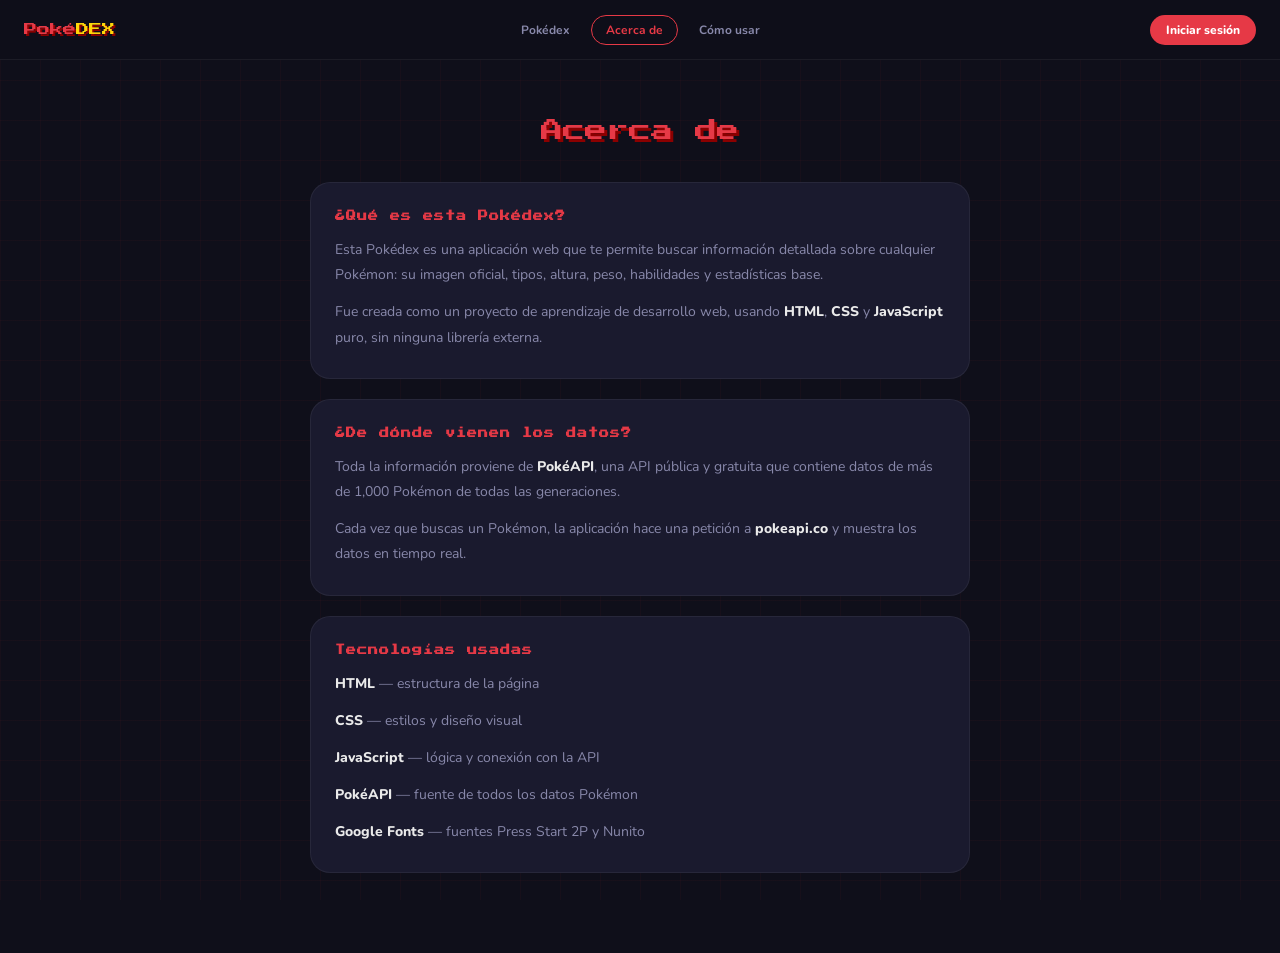
<file: acerca.html>
<!DOCTYPE html>
<html lang="es">
<head>
  <meta charset="UTF-8" />
  <meta name="viewport" content="width=device-width, initial-scale=1.0"/>
  <title>Acerca de — Pokédex</title>
  <link href="https://fonts.googleapis.com/css2?family=Press+Start+2P&family=Nunito:wght@400;600;800&display=swap" rel="stylesheet"/>
  <link rel="stylesheet" href="styles.css"/>
</head>
<body>

<div id="overlay" onclick="cerrarTodo()"></div>

<nav class="navbar">
  <a href="index.html" class="navbar-logo">Poké<span>DEX</span></a>
  <div class="navbar-enlaces">
    <a href="index.html" class="navbar-enlace">Pokédex</a>
    <a href="acerca.html" class="navbar-enlace activo">Acerca de</a>
    <a href="como-usar.html" class="navbar-enlace">Cómo usar</a>
  </div>
  <div class="navbar-auth">
    <span id="userInfo" style="display:none;"></span>
    <button id="btnPanel" style="display:none;" onclick="abrirPanel()">☰ Mi colección</button>
    <button id="btnAuth" onclick="abrirModalAuth()">Iniciar sesión</button>
  </div>
  <button class="navbar-hamburger" id="btnHamburger" onclick="toggleDrawer()" aria-label="Menú">☰</button>
</nav>

<div class="navbar-drawer" id="navDrawer">
  <a href="index.html" class="navbar-enlace" onclick="cerrarDrawer()">Pokédex</a>
  <a href="acerca.html" class="navbar-enlace activo" onclick="cerrarDrawer()">Acerca de</a>
  <a href="como-usar.html" class="navbar-enlace" onclick="cerrarDrawer()">Cómo usar</a>
  <hr class="drawer-divider">
  <div id="drawerAuth"></div>
</div>

<!-- Panel lateral -->
<div id="panelLateral">
  <div class="panel-header">
    <span class="panel-titulo">Mi Colección</span>
    <button class="panel-cerrar" onclick="cerrarPanel()">✕</button>
  </div>
  <div class="panel-tabs">
    <button class="tab-panel activo" data-tab="favoritos" onclick="cambiarTabPanel('favoritos')">♥ Favoritos</button>
    <button class="tab-panel" data-tab="historial" onclick="cambiarTabPanel('historial')">🕐 Recientes</button>
    <button class="tab-panel" data-tab="equipos" onclick="cambiarTabPanel('equipos')">⚔ Equipos</button>
  </div>
  <div id="contenidoPanel"></div>
</div>

<!-- Modal auth -->
<div id="modalAuth">
  <div class="modal-caja">
    <button class="modal-cerrar" onclick="cerrarModalAuth()">✕</button>
    <div class="modal-logo">Poké<span>DEX</span></div>
    <div class="tabs-auth">
      <button class="tab-auth activo" data-tab="login" onclick="mostrarTabAuth('login')">Iniciar sesión</button>
      <button class="tab-auth" data-tab="register" onclick="mostrarTabAuth('register')">Registrarse</button>
    </div>
    <p id="errorAuth" class="auth-error"></p>
    <div id="formLogin">
      <div class="campo-auth">
        <label>Email</label>
        <input type="email" id="loginEmail" placeholder="trainer@poke.com" autocomplete="email"/>
      </div>
      <div class="campo-auth">
        <label>Contraseña</label>
        <input type="password" id="loginPass" placeholder="••••••••" autocomplete="current-password"
               onkeydown="if(event.key==='Enter') handleLogin()"/>
      </div>
      <button class="btn-auth-submit" onclick="handleLogin()">Entrar</button>
    </div>
    <div id="formRegister" style="display:none;">
      <div class="campo-auth">
        <label>Nombre</label>
        <input type="text" id="regNombre" placeholder="Ash Ketchum" autocomplete="name"/>
      </div>
      <div class="campo-auth">
        <label>Email</label>
        <input type="email" id="regEmail" placeholder="ash@poke.com" autocomplete="email"/>
      </div>
      <div class="campo-auth">
        <label>Contraseña</label>
        <input type="password" id="regPass" placeholder="••••••••" autocomplete="new-password"
               onkeydown="if(event.key==='Enter') handleRegister()"/>
      </div>
      <button class="btn-auth-submit" onclick="handleRegister()">Crear cuenta</button>
    </div>
  </div>
</div>

<div class="pagina-interior">

  <div class="pagina-titulo">Acerca de</div>

  <div class="tarjeta-contenido">
    <h2>¿Qué es esta Pokédex?</h2>
    <p>
      Esta Pokédex es una aplicación web que te permite buscar información detallada
      sobre cualquier Pokémon: su imagen oficial, tipos, altura, peso, habilidades
      y estadísticas base.
    </p>
    <p>
      Fue creada como un proyecto de aprendizaje de desarrollo web, usando
      <strong>HTML</strong>, <strong>CSS</strong> y <strong>JavaScript</strong> puro,
      sin ninguna librería externa.
    </p>
  </div>

  <div class="tarjeta-contenido">
    <h2>¿De dónde vienen los datos?</h2>
    <p>
      Toda la información proviene de <strong>PokéAPI</strong>, una API pública
      y gratuita que contiene datos de más de 1,000 Pokémon de todas las generaciones.
    </p>
    <p>
      Cada vez que buscas un Pokémon, la aplicación hace una petición a
      <strong>pokeapi.co</strong> y muestra los datos en tiempo real.
    </p>
  </div>

  <div class="tarjeta-contenido">
    <h2>Tecnologías usadas</h2>
    <p><strong>HTML</strong> — estructura de la página</p>
    <p><strong>CSS</strong> — estilos y diseño visual</p>
    <p><strong>JavaScript</strong> — lógica y conexión con la API</p>
    <p><strong>PokéAPI</strong> — fuente de todos los datos Pokémon</p>
    <p><strong>Google Fonts</strong> — fuentes Press Start 2P y Nunito</p>
  </div>

</div>

<script src="app.js"></script>
<script>
  function toggleDrawer() {
    document.getElementById('navDrawer').classList.toggle('abierto');
  }
  function cerrarDrawer() {
    document.getElementById('navDrawer').classList.remove('abierto');
  }
  function cerrarTodo() { cerrarDrawer(); cerrarPanel(); }
</script>
</body>
</html>
</file>
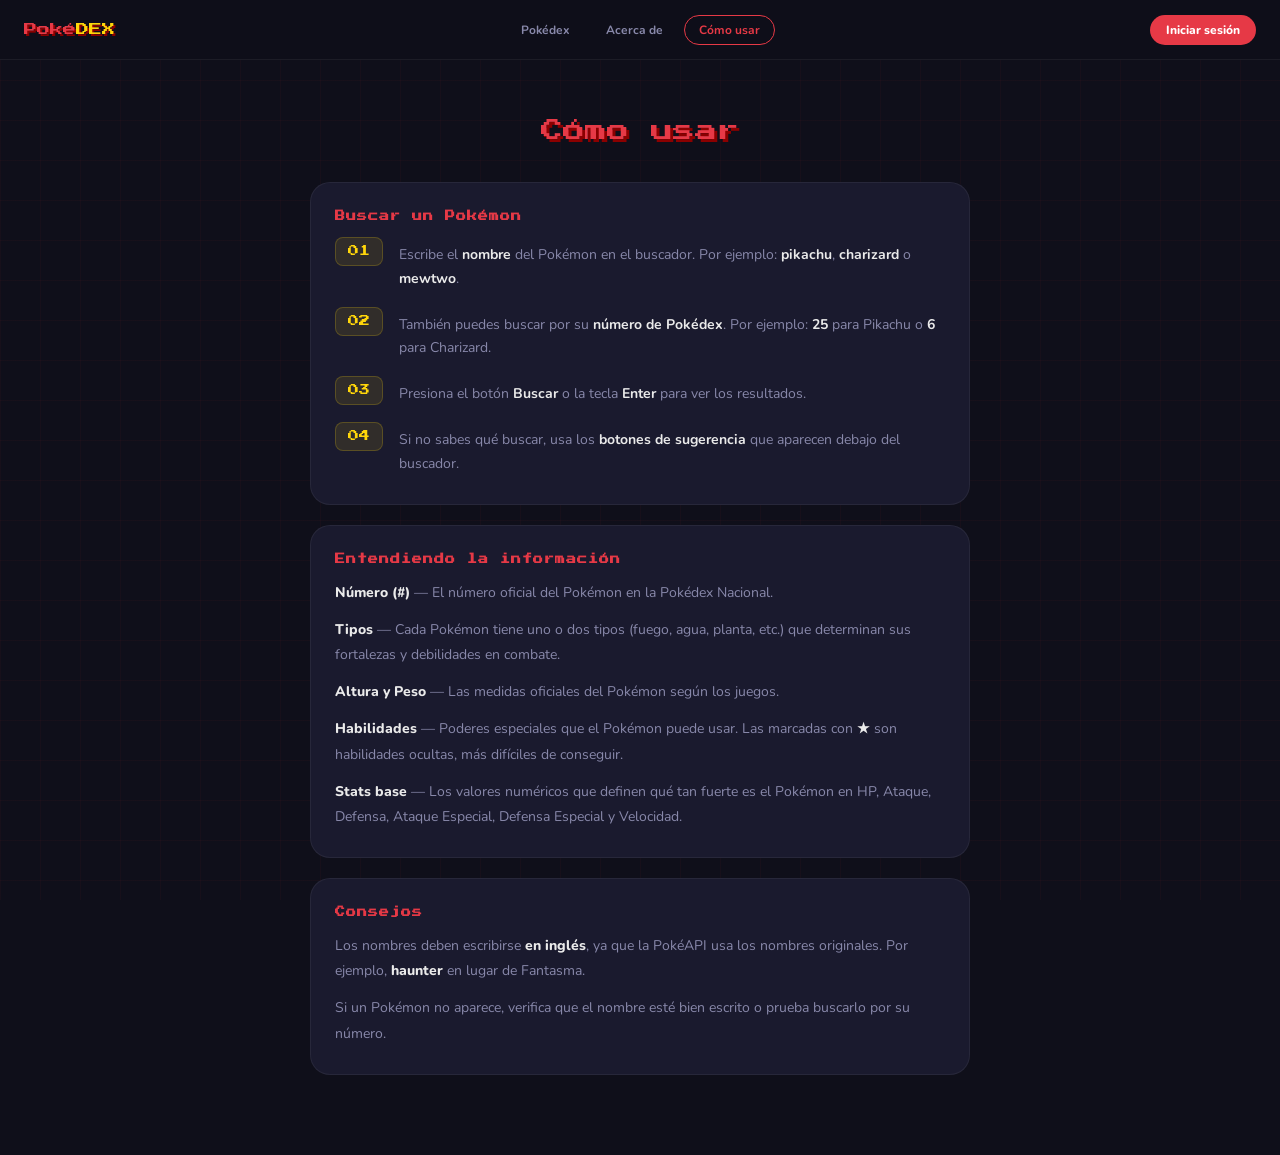
<file: como-usar.html>
<!DOCTYPE html>
<html lang="es">
<head>
  <meta charset="UTF-8" />
  <meta name="viewport" content="width=device-width, initial-scale=1.0"/>
  <title>Cómo usar — Pokédex</title>
  <link href="https://fonts.googleapis.com/css2?family=Press+Start+2P&family=Nunito:wght@400;600;800&display=swap" rel="stylesheet"/>
  <link rel="stylesheet" href="styles.css"/>
</head>
<body>

<div id="overlay" onclick="cerrarTodo()"></div>

<nav class="navbar">
  <a href="index.html" class="navbar-logo">Poké<span>DEX</span></a>
  <div class="navbar-enlaces">
    <a href="index.html" class="navbar-enlace">Pokédex</a>
    <a href="acerca.html" class="navbar-enlace">Acerca de</a>
    <a href="como-usar.html" class="navbar-enlace activo">Cómo usar</a>
  </div>
  <div class="navbar-auth">
    <span id="userInfo" style="display:none;"></span>
    <button id="btnPanel" style="display:none;" onclick="abrirPanel()">☰ Mi colección</button>
    <button id="btnAuth" onclick="abrirModalAuth()">Iniciar sesión</button>
  </div>
  <button class="navbar-hamburger" id="btnHamburger" onclick="toggleDrawer()" aria-label="Menú">☰</button>
</nav>

<div class="navbar-drawer" id="navDrawer">
  <a href="index.html" class="navbar-enlace" onclick="cerrarDrawer()">Pokédex</a>
  <a href="acerca.html" class="navbar-enlace" onclick="cerrarDrawer()">Acerca de</a>
  <a href="como-usar.html" class="navbar-enlace activo" onclick="cerrarDrawer()">Cómo usar</a>
  <hr class="drawer-divider">
  <div id="drawerAuth"></div>
</div>

<!-- Panel lateral -->
<div id="panelLateral">
  <div class="panel-header">
    <span class="panel-titulo">Mi Colección</span>
    <button class="panel-cerrar" onclick="cerrarPanel()">✕</button>
  </div>
  <div class="panel-tabs">
    <button class="tab-panel activo" data-tab="favoritos" onclick="cambiarTabPanel('favoritos')">♥ Favoritos</button>
    <button class="tab-panel" data-tab="historial" onclick="cambiarTabPanel('historial')">🕐 Recientes</button>
    <button class="tab-panel" data-tab="equipos" onclick="cambiarTabPanel('equipos')">⚔ Equipos</button>
  </div>
  <div id="contenidoPanel"></div>
</div>

<!-- Modal auth -->
<div id="modalAuth">
  <div class="modal-caja">
    <button class="modal-cerrar" onclick="cerrarModalAuth()">✕</button>
    <div class="modal-logo">Poké<span>DEX</span></div>
    <div class="tabs-auth">
      <button class="tab-auth activo" data-tab="login" onclick="mostrarTabAuth('login')">Iniciar sesión</button>
      <button class="tab-auth" data-tab="register" onclick="mostrarTabAuth('register')">Registrarse</button>
    </div>
    <p id="errorAuth" class="auth-error"></p>
    <div id="formLogin">
      <div class="campo-auth">
        <label>Email</label>
        <input type="email" id="loginEmail" placeholder="trainer@poke.com" autocomplete="email"/>
      </div>
      <div class="campo-auth">
        <label>Contraseña</label>
        <input type="password" id="loginPass" placeholder="••••••••" autocomplete="current-password"
               onkeydown="if(event.key==='Enter') handleLogin()"/>
      </div>
      <button class="btn-auth-submit" onclick="handleLogin()">Entrar</button>
    </div>
    <div id="formRegister" style="display:none;">
      <div class="campo-auth">
        <label>Nombre</label>
        <input type="text" id="regNombre" placeholder="Ash Ketchum" autocomplete="name"/>
      </div>
      <div class="campo-auth">
        <label>Email</label>
        <input type="email" id="regEmail" placeholder="ash@poke.com" autocomplete="email"/>
      </div>
      <div class="campo-auth">
        <label>Contraseña</label>
        <input type="password" id="regPass" placeholder="••••••••" autocomplete="new-password"
               onkeydown="if(event.key==='Enter') handleRegister()"/>
      </div>
      <button class="btn-auth-submit" onclick="handleRegister()">Crear cuenta</button>
    </div>
  </div>
</div>

<div class="pagina-interior">

  <div class="pagina-titulo">Cómo usar</div>

  <div class="tarjeta-contenido">
    <h2>Buscar un Pokémon</h2>
    <div class="lista-pasos">
      <div class="paso">
        <div class="paso-numero">01</div>
        <div class="paso-texto">
          Escribe el <strong>nombre</strong> del Pokémon en el buscador.
          Por ejemplo: <strong>pikachu</strong>, <strong>charizard</strong> o <strong>mewtwo</strong>.
        </div>
      </div>
      <div class="paso">
        <div class="paso-numero">02</div>
        <div class="paso-texto">
          También puedes buscar por su <strong>número de Pokédex</strong>.
          Por ejemplo: <strong>25</strong> para Pikachu o <strong>6</strong> para Charizard.
        </div>
      </div>
      <div class="paso">
        <div class="paso-numero">03</div>
        <div class="paso-texto">
          Presiona el botón <strong>Buscar</strong> o la tecla <strong>Enter</strong>
          para ver los resultados.
        </div>
      </div>
      <div class="paso">
        <div class="paso-numero">04</div>
        <div class="paso-texto">
          Si no sabes qué buscar, usa los <strong>botones de sugerencia</strong>
          que aparecen debajo del buscador.
        </div>
      </div>
    </div>
  </div>

  <div class="tarjeta-contenido">
    <h2>Entendiendo la información</h2>
    <p>
      <strong>Número (#)</strong> — El número oficial del Pokémon en la Pokédex Nacional.
    </p>
    <p>
      <strong>Tipos</strong> — Cada Pokémon tiene uno o dos tipos (fuego, agua, planta, etc.)
      que determinan sus fortalezas y debilidades en combate.
    </p>
    <p>
      <strong>Altura y Peso</strong> — Las medidas oficiales del Pokémon según los juegos.
    </p>
    <p>
      <strong>Habilidades</strong> — Poderes especiales que el Pokémon puede usar.
      Las marcadas con <strong>★</strong> son habilidades ocultas, más difíciles de conseguir.
    </p>
    <p>
      <strong>Stats base</strong> — Los valores numéricos que definen qué tan fuerte es
      el Pokémon en HP, Ataque, Defensa, Ataque Especial, Defensa Especial y Velocidad.
    </p>
  </div>

  <div class="tarjeta-contenido">
    <h2>Consejos</h2>
    <p>
      Los nombres deben escribirse <strong>en inglés</strong>, ya que la PokéAPI
      usa los nombres originales. Por ejemplo, <strong>haunter</strong> en lugar de Fantasma.
    </p>
    <p>
      Si un Pokémon no aparece, verifica que el nombre esté bien escrito
      o prueba buscarlo por su número.
    </p>
  </div>

</div>

<script src="app.js"></script>
<script>
  function toggleDrawer() {
    document.getElementById('navDrawer').classList.toggle('abierto');
  }
  function cerrarDrawer() {
    document.getElementById('navDrawer').classList.remove('abierto');
  }
  function cerrarTodo() { cerrarDrawer(); cerrarPanel(); }
</script>
</body>
</html>
</file>
<file: styles.css>
:root {
  --fondo: #0f0f1a;
  --superficie: #1a1a2e;
  --superficie2: #16213e;
  --acento: #e63946;
  --acento2: #ffd60a;
  --texto: #eaeaea;
  --atenuado: #8888aa;
  --radio: 16px;
  --navbar-h: 60px;
}

* { margin: 0; padding: 0; box-sizing: border-box; }

body {
  background: var(--fondo);
  color: var(--texto);
  font-family: 'Nunito', sans-serif;
  min-height: 100vh;
  overflow-x: hidden;
}

body::before {
  content: '';
  position: fixed;
  inset: 0;
  background-image:
    linear-gradient(rgba(230,57,70,0.04) 1px, transparent 1px),
    linear-gradient(90deg, rgba(230,57,70,0.04) 1px, transparent 1px);
  background-size: 40px 40px;
  pointer-events: none;
  z-index: 0;
}

.contenedor {
  max-width: 800px;
  margin: 0 auto;
  padding: calc(var(--navbar-h) + 40px) 20px 40px;
  position: relative;
  z-index: 1;
}

/* ═══ NAVBAR ═════════════════════════════════════════════════ */
.navbar {
  position: fixed;
  top: 0; left: 0; right: 0;
  z-index: 100;
  background: rgba(15,15,26,0.96);
  backdrop-filter: blur(12px);
  -webkit-backdrop-filter: blur(12px);
  border-bottom: 1px solid rgba(255,255,255,0.06);
  padding: 0 24px;
  height: var(--navbar-h);
  display: grid;
  grid-template-columns: 1fr auto 1fr;
  align-items: center;
  gap: 12px;
}

.navbar-logo {
  font-family: 'Press Start 2P', monospace;
  font-size: 13px;
  color: var(--acento);
  text-shadow: 2px 2px 0 #8b0000;
  text-decoration: none;
  justify-self: start;
}
.navbar-logo span { color: var(--acento2); }

.navbar-enlaces {
  display: flex;
  gap: 6px;
  justify-content: center;
}

.navbar-enlace {
  color: var(--atenuado);
  text-decoration: none;
  font-size: 12px;
  font-weight: 700;
  padding: 6px 14px;
  border-radius: 99px;
  border: 1px solid transparent;
  transition: color 0.2s, border-color 0.2s;
  white-space: nowrap;
}
.navbar-enlace:hover { color: var(--texto); border-color: rgba(255,255,255,0.1); }
.navbar-enlace.activo { color: var(--acento); border-color: var(--acento); }

.navbar-auth {
  display: flex;
  align-items: center;
  justify-content: flex-end;
  gap: 10px;
  justify-self: end;
}

#userInfo {
  font-size: 12px;
  font-weight: 700;
  color: var(--acento2);
  max-width: 120px;
  overflow: hidden;
  text-overflow: ellipsis;
  white-space: nowrap;
}

#btnAuth {
  background: var(--acento);
  color: #fff;
  border: none;
  border-radius: 99px;
  padding: 7px 16px;
  font-family: 'Nunito', sans-serif;
  font-size: 12px;
  font-weight: 800;
  cursor: pointer;
  transition: background 0.2s, transform 0.15s;
  white-space: nowrap;
}
#btnAuth:hover { background: #ff4d5a; transform: translateY(-1px); }

#btnPanel {
  background: rgba(255,255,255,0.06);
  color: var(--texto);
  border: 1px solid rgba(255,255,255,0.12);
  border-radius: 99px;
  padding: 7px 14px;
  font-family: 'Nunito', sans-serif;
  font-size: 12px;
  font-weight: 700;
  cursor: pointer;
  transition: background 0.2s;
  display: flex;
  align-items: center;
  gap: 6px;
  white-space: nowrap;
}
#btnPanel:hover { background: rgba(255,255,255,0.1); }

/* ── Hamburger button (mobile only) ── */
.navbar-hamburger {
  display: none;
  background: none;
  border: 1px solid rgba(255,255,255,0.12);
  border-radius: 8px;
  color: var(--texto);
  font-size: 20px;
  width: 38px;
  height: 38px;
  cursor: pointer;
  align-items: center;
  justify-content: center;
  flex-shrink: 0;
  transition: background 0.2s;
}
.navbar-hamburger:hover { background: rgba(255,255,255,0.08); }

/* ── Mobile nav drawer ── */
.navbar-drawer {
  display: none;
  position: fixed;
  top: var(--navbar-h);
  left: 0; right: 0;
  background: rgba(15,15,26,0.98);
  backdrop-filter: blur(12px);
  -webkit-backdrop-filter: blur(12px);
  border-bottom: 1px solid rgba(255,255,255,0.08);
  z-index: 300;  /* must be above overlay (200) */
  padding: 12px 20px 16px;
  flex-direction: column;
  gap: 6px;
  max-height: calc(100dvh - var(--navbar-h));
  overflow-y: auto;
  animation: drawerDown 0.22s ease both;
}
.navbar-drawer.abierto { display: flex; }
.navbar-drawer .navbar-enlace {
  font-size: 14px;
  padding: 10px 16px;
  border-radius: 10px;
  display: block;
  text-align: center;
}

@keyframes drawerDown {
  from { opacity: 0; transform: translateY(-8px); }
  to   { opacity: 1; transform: translateY(0); }
}

/* Drawer auth section */
.drawer-divider {
  border: none;
  border-top: 1px solid rgba(255,255,255,0.08);
  margin: 4px 0;
}
#drawerAuth {
  display: flex;
  flex-direction: column;
  gap: 8px;
  padding-top: 4px;
}
.drawer-user {
  font-size: 12px;
  font-weight: 700;
  color: var(--acento2);
  padding: 4px 6px 0;
}
.drawer-btn {
  background: rgba(255,255,255,0.06);
  border: 1px solid rgba(255,255,255,0.12);
  border-radius: 10px;
  color: var(--texto);
  font-family: 'Nunito', sans-serif;
  font-size: 14px;
  font-weight: 700;
  padding: 12px 16px;
  cursor: pointer;
  text-align: left;
  width: 100%;
  transition: background 0.2s;
}
.drawer-btn:hover { background: rgba(255,255,255,0.1); }
.drawer-btn-primary {
  background: var(--acento);
  border-color: var(--acento);
  color: #fff;
  font-weight: 800;
}
.drawer-btn-primary:hover { background: #ff4d5a; }
.drawer-btn-danger {
  background: rgba(230,57,70,0.1);
  border-color: rgba(230,57,70,0.3);
  color: var(--acento);
}
.drawer-btn-danger:hover { background: rgba(230,57,70,0.18); }

/* ═══ OVERLAY ════════════════════════════════════════════════ */
#overlay {
  display: none;
  position: fixed;
  inset: 0;
  background: rgba(0,0,0,0.6);
  z-index: 200;
  backdrop-filter: blur(2px);
}
#overlay.activo { display: block; }

/* ═══ PANEL LATERAL ══════════════════════════════════════════ */
#panelLateral {
  position: fixed;
  top: 0; right: -380px;
  width: 360px;
  height: 100vh;
  height: 100dvh;
  background: var(--superficie);
  border-left: 1px solid rgba(255,255,255,0.08);
  z-index: 300;
  display: flex;
  flex-direction: column;
  transition: right 0.3s cubic-bezier(0.4,0,0.2,1);
  overflow: hidden;
}
#panelLateral.activo { right: 0; }

.panel-header {
  display: flex;
  align-items: center;
  justify-content: space-between;
  padding: 20px 20px 16px;
  border-bottom: 1px solid rgba(255,255,255,0.06);
  flex-shrink: 0;
}
.panel-titulo {
  font-family: 'Press Start 2P', monospace;
  font-size: 11px;
  color: var(--acento);
}
.panel-cerrar {
  background: none;
  border: none;
  color: var(--atenuado);
  font-size: 18px;
  cursor: pointer;
  padding: 4px 8px;
  border-radius: 8px;
  transition: color 0.2s, background 0.2s;
  min-width: 40px; min-height: 40px;
  display: flex; align-items: center; justify-content: center;
}
.panel-cerrar:hover { color: var(--texto); background: rgba(255,255,255,0.06); }

.panel-tabs {
  display: flex;
  padding: 12px 12px 0;
  gap: 4px;
  flex-shrink: 0;
}
.tab-panel {
  flex: 1;
  background: none;
  border: 1px solid rgba(255,255,255,0.08);
  border-radius: 10px 10px 0 0;
  color: var(--atenuado);
  font-family: 'Nunito', sans-serif;
  font-size: 11px;
  font-weight: 700;
  padding: 8px 4px;
  cursor: pointer;
  transition: color 0.2s, background 0.2s, border-color 0.2s;
}
.tab-panel:hover { color: var(--texto); background: rgba(255,255,255,0.04); }
.tab-panel.activo {
  color: var(--acento);
  border-color: var(--acento);
  background: rgba(230,57,70,0.08);
}

#contenidoPanel {
  flex: 1;
  overflow-y: auto;
  -webkit-overflow-scrolling: touch;
  padding: 12px;
}
#contenidoPanel::-webkit-scrollbar { width: 4px; }
#contenidoPanel::-webkit-scrollbar-track { background: transparent; }
#contenidoPanel::-webkit-scrollbar-thumb { background: rgba(255,255,255,0.1); border-radius: 4px; }

.panel-cargando, .panel-vacio, .panel-error {
  text-align: center;
  color: var(--atenuado);
  font-size: 13px;
  line-height: 1.7;
  padding: 32px 16px;
}
.panel-error { color: var(--acento); }

/* Items del panel */
.panel-item {
  display: flex;
  align-items: center;
  gap: 10px;
  padding: 10px 12px;
  border-radius: 12px;
  margin-bottom: 6px;
  background: rgba(255,255,255,0.03);
  border: 1px solid rgba(255,255,255,0.06);
  cursor: pointer;
  transition: background 0.2s, border-color 0.2s;
}
.panel-item:hover { background: rgba(255,255,255,0.07); border-color: rgba(255,255,255,0.12); }

.panel-item-img {
  width: 44px;
  height: 44px;
  object-fit: contain;
  flex-shrink: 0;
}
.panel-item-info {
  flex: 1;
  min-width: 0;
}
.panel-item-nombre {
  display: block;
  font-weight: 800;
  font-size: 14px;
  text-transform: capitalize;
  white-space: nowrap;
  overflow: hidden;
  text-overflow: ellipsis;
}
.panel-item-id {
  display: block;
  font-size: 11px;
  color: var(--atenuado);
  margin-top: 2px;
}
.panel-item-del {
  background: none;
  border: none;
  color: var(--atenuado);
  font-size: 13px;
  cursor: pointer;
  padding: 6px 8px;
  border-radius: 6px;
  flex-shrink: 0;
  min-width: 36px; min-height: 36px;
  display: flex; align-items: center; justify-content: center;
  transition: color 0.2s, background 0.2s;
}
.panel-item-del:hover { color: var(--acento); background: rgba(230,57,70,0.1); }

.panel-historial-header {
  display: flex;
  justify-content: space-between;
  align-items: center;
  padding: 4px 4px 10px;
  font-size: 12px;
  color: var(--atenuado);
}
.btn-limpiar {
  background: none;
  border: 1px solid rgba(230,57,70,0.3);
  border-radius: 8px;
  color: var(--acento);
  font-family: 'Nunito', sans-serif;
  font-size: 11px;
  font-weight: 700;
  padding: 4px 10px;
  cursor: pointer;
  transition: background 0.2s;
}
.btn-limpiar:hover { background: rgba(230,57,70,0.1); }

.panel-equipo-header { padding: 0 4px 12px; }
.btn-nuevo-equipo {
  width: 100%;
  background: rgba(255,214,10,0.08);
  border: 1px dashed rgba(255,214,10,0.3);
  border-radius: 12px;
  color: var(--acento2);
  font-family: 'Nunito', sans-serif;
  font-size: 13px;
  font-weight: 800;
  padding: 10px;
  cursor: pointer;
  transition: background 0.2s;
}
.btn-nuevo-equipo:hover { background: rgba(255,214,10,0.14); }

.panel-equipo {
  background: rgba(255,255,255,0.03);
  border: 1px solid rgba(255,255,255,0.07);
  border-radius: 14px;
  padding: 12px 14px;
  margin-bottom: 10px;
}
.panel-equipo-titulo {
  display: flex;
  justify-content: space-between;
  align-items: center;
  font-size: 13px;
  font-weight: 800;
  margin-bottom: 10px;
}
.panel-equipo-titulo small {
  font-size: 10px;
  color: var(--atenuado);
  font-weight: 600;
}
.equipo-acciones { display: flex; gap: 6px; }
.btn-eq-add {
  background: rgba(82,183,136,0.15);
  border: 1px solid rgba(82,183,136,0.3);
  color: #52B788;
  border-radius: 8px;
  font-family: 'Nunito', sans-serif;
  font-size: 13px;
  font-weight: 800;
  padding: 3px 9px;
  cursor: pointer;
  transition: background 0.2s;
}
.btn-eq-add:hover { background: rgba(82,183,136,0.25); }
.btn-eq-del {
  background: none;
  border: 1px solid rgba(230,57,70,0.25);
  color: var(--acento);
  border-radius: 8px;
  font-size: 11px;
  padding: 3px 8px;
  cursor: pointer;
  transition: background 0.2s;
}
.btn-eq-del:hover { background: rgba(230,57,70,0.1); }

.equipo-miembros {
  display: flex;
  gap: 6px;
  flex-wrap: wrap;
}
.equipo-vacio { font-size: 11px; color: var(--atenuado); }
.miembro {
  position: relative;
  width: 44px;
  height: 44px;
  border-radius: 10px;
  background: rgba(255,255,255,0.05);
  border: 1px solid rgba(255,255,255,0.08);
  overflow: visible;
}
.miembro img { width: 100%; height: 100%; object-fit: contain; border-radius: 10px; }
.miembro-del {
  position: absolute;
  top: -5px; right: -5px;
  width: 18px; height: 18px;
  border-radius: 50%;
  background: var(--acento);
  border: none;
  color: #fff;
  font-size: 8px;
  cursor: pointer;
  display: flex;
  align-items: center;
  justify-content: center;
  opacity: 0;
  transition: opacity 0.2s;
  line-height: 1;
}
.miembro:hover .miembro-del { opacity: 1; }
/* touch: always show delete on mobile */
@media (hover: none) {
  .miembro-del { opacity: 1; }
}

/* ═══ MODAL AUTH ═════════════════════════════════════════════ */
#modalAuth {
  display: none;
  position: fixed;
  inset: 0;
  background: rgba(0,0,0,0.7);
  z-index: 400;
  align-items: center;
  justify-content: center;
  backdrop-filter: blur(4px);
  padding: 16px;
}
#modalAuth.activo { display: flex; }

.modal-caja {
  background: var(--superficie);
  border: 1px solid rgba(255,255,255,0.1);
  border-radius: 24px;
  padding: 36px 32px;
  width: 100%;
  max-width: 380px;
  position: relative;
  animation: modalEntrar 0.3s cubic-bezier(0.34,1.56,0.64,1) both;
  max-height: 90dvh;
  overflow-y: auto;
}

@keyframes modalEntrar {
  from { opacity: 0; transform: scale(0.9) translateY(20px); }
  to   { opacity: 1; transform: scale(1) translateY(0); }
}

.modal-cerrar {
  position: absolute;
  top: 16px; right: 16px;
  background: rgba(255,255,255,0.06);
  border: none;
  color: var(--atenuado);
  font-size: 16px;
  width: 36px; height: 36px;
  border-radius: 50%;
  cursor: pointer;
  transition: background 0.2s, color 0.2s;
  display: flex; align-items: center; justify-content: center;
}
.modal-cerrar:hover { background: rgba(255,255,255,0.1); color: var(--texto); }

.modal-logo {
  font-family: 'Press Start 2P', monospace;
  font-size: 16px;
  color: var(--acento);
  text-shadow: 3px 3px 0 #8b0000;
  text-align: center;
  margin-bottom: 24px;
}
.modal-logo span { color: var(--acento2); }

.tabs-auth {
  display: flex;
  gap: 4px;
  margin-bottom: 20px;
  background: rgba(255,255,255,0.04);
  border-radius: 12px;
  padding: 4px;
}
.tab-auth {
  flex: 1;
  background: none;
  border: none;
  color: var(--atenuado);
  font-family: 'Nunito', sans-serif;
  font-size: 13px;
  font-weight: 700;
  padding: 8px;
  border-radius: 9px;
  cursor: pointer;
  transition: all 0.2s;
}
.tab-auth.activo { background: var(--acento); color: #fff; }

.auth-error {
  color: var(--acento);
  font-size: 12px;
  text-align: center;
  margin-bottom: 12px;
  min-height: 16px;
}

.campo-auth { margin-bottom: 14px; }
.campo-auth label {
  display: block;
  font-size: 11px;
  font-weight: 700;
  color: var(--atenuado);
  text-transform: uppercase;
  letter-spacing: 0.5px;
  margin-bottom: 6px;
}
.campo-auth input {
  width: 100%;
  background: rgba(255,255,255,0.05);
  border: 1px solid rgba(255,255,255,0.1);
  border-radius: 10px;
  padding: 12px 14px;
  color: var(--texto);
  font-family: 'Nunito', sans-serif;
  font-size: 16px; /* 16px prevents iOS zoom */
  font-weight: 600;
  outline: none;
  transition: border-color 0.2s, box-shadow 0.2s;
  -webkit-appearance: none;
}
.campo-auth input:focus {
  border-color: var(--acento);
  box-shadow: 0 0 0 3px rgba(230,57,70,0.15);
}
.campo-auth input::placeholder { color: rgba(136,136,170,0.5); }

.btn-auth-submit {
  width: 100%;
  background: var(--acento);
  color: #fff;
  border: none;
  border-radius: 12px;
  padding: 14px;
  font-family: 'Nunito', sans-serif;
  font-size: 15px;
  font-weight: 800;
  cursor: pointer;
  margin-top: 6px;
  transition: background 0.2s, transform 0.15s;
  min-height: 48px;
}
.btn-auth-submit:hover { background: #ff4d5a; transform: translateY(-1px); }
.btn-auth-submit:active { transform: translateY(0); }

/* ═══ BOTONES DE ACCIÓN EN TARJETA ═══════════════════════════ */
.botones-accion {
  padding: 16px 24px 20px;
  display: flex;
  gap: 10px;
  background: var(--superficie2);
  border-top: 1px solid rgba(255,255,255,0.05);
  flex-wrap: wrap;
}

.btn-accion {
  flex: 1;
  min-width: 120px;
  border: none;
  border-radius: 12px;
  padding: 12px 14px;
  font-family: 'Nunito', sans-serif;
  font-size: 13px;
  font-weight: 800;
  cursor: pointer;
  transition: transform 0.15s, box-shadow 0.15s, background 0.2s;
  min-height: 44px;
}
.btn-accion:hover { transform: translateY(-2px); }
.btn-accion:active { transform: translateY(0); }

.btn-fav {
  background: rgba(230,57,70,0.12);
  border: 1px solid rgba(230,57,70,0.25);
  color: var(--acento);
}
.btn-fav:hover { background: rgba(230,57,70,0.2); box-shadow: 0 4px 16px rgba(230,57,70,0.2); }
.btn-fav.activo { background: var(--acento); color: #fff; border-color: var(--acento); }
.btn-fav.activo:hover { background: #ff4d5a; }

.btn-equipo {
  background: rgba(255,214,10,0.1);
  border: 1px solid rgba(255,214,10,0.25);
  color: var(--acento2);
}
.btn-equipo:hover { background: rgba(255,214,10,0.18); box-shadow: 0 4px 16px rgba(255,214,10,0.15); }

.btn-login-hint {
  flex: unset;
  width: 100%;
  background: rgba(255,255,255,0.04);
  border: 1px dashed rgba(255,255,255,0.15);
  color: var(--atenuado);
  font-size: 12px;
}
.btn-login-hint:hover { background: rgba(255,255,255,0.08); color: var(--texto); }

/* ═══ PÁGINA INTERIOR ════════════════════════════════════════ */
.pagina-interior {
  max-width: 700px;
  margin: 0 auto;
  padding: calc(var(--navbar-h) + 60px) 20px 60px;
  position: relative;
  z-index: 1;
}
.pagina-titulo {
  font-family: 'Press Start 2P', monospace;
  font-size: clamp(13px, 3vw, 22px);
  color: var(--acento);
  text-shadow: 3px 3px 0 #8b0000;
  margin-bottom: 40px;
  text-align: center;
}
.tarjeta-contenido {
  background: var(--superficie);
  border-radius: 20px;
  border: 1px solid rgba(255,255,255,0.06);
  padding: 28px 24px;
  margin-bottom: 20px;
}
.tarjeta-contenido h2 {
  font-family: 'Press Start 2P', monospace;
  font-size: 10px;
  color: var(--acento);
  letter-spacing: 1px;
  margin-bottom: 16px;
}
.tarjeta-contenido p {
  color: var(--atenuado);
  font-size: 14px;
  line-height: 1.8;
  margin-bottom: 12px;
}
.tarjeta-contenido p:last-child { margin-bottom: 0; }
.tarjeta-contenido p strong { color: var(--texto); font-weight: 800; }

.lista-pasos { display: flex; flex-direction: column; gap: 16px; }
.paso { display: flex; gap: 16px; align-items: flex-start; }
.paso-numero {
  font-family: 'Press Start 2P', monospace;
  font-size: 11px;
  color: var(--acento2);
  background: rgba(255,214,10,0.1);
  border: 1px solid rgba(255,214,10,0.2);
  border-radius: 8px;
  padding: 8px 12px;
  flex-shrink: 0;
}
.paso-texto { color: var(--atenuado); font-size: 14px; line-height: 1.7; padding-top: 6px; }
.paso-texto strong { color: var(--texto); }

/* ═══ ENCABEZADO PRINCIPAL ═══════════════════════════════════ */
header {
  text-align: center;
  margin-bottom: 48px;
  animation: bajarFadeIn 0.6s ease both;
}
.logo {
  font-family: 'Press Start 2P', monospace;
  font-size: clamp(18px, 5vw, 32px);
  color: var(--acento);
  text-shadow: 4px 4px 0 #8b0000, 0 0 40px rgba(230,57,70,0.4);
  letter-spacing: 2px;
  display: inline-block;
  margin-bottom: 8px;
}
.logo span { color: var(--acento2); }
header p { color: var(--atenuado); font-size: 14px; margin-top: 8px; }

/* ═══ BUSCADOR ════════════════════════════════════════════════ */
.contenedor-busqueda {
  display: flex;
  gap: 12px;
  margin-bottom: 40px;
  animation: subirFadeIn 0.6s 0.2s ease both;
}
#entradaBusqueda {
  flex: 1;
  min-width: 0;
  background: var(--superficie);
  border: 2px solid transparent;
  border-radius: var(--radio);
  padding: 14px 20px;
  color: var(--texto);
  font-family: 'Nunito', sans-serif;
  font-size: 16px;
  font-weight: 600;
  outline: none;
  transition: border-color 0.2s, box-shadow 0.2s;
  -webkit-appearance: none;
}
#entradaBusqueda::placeholder { color: var(--atenuado); }
#entradaBusqueda:focus {
  border-color: var(--acento);
  box-shadow: 0 0 0 4px rgba(230,57,70,0.15);
}
#botonBuscar {
  background: var(--acento);
  color: white;
  border: none;
  border-radius: var(--radio);
  padding: 14px 28px;
  font-family: 'Nunito', sans-serif;
  font-size: 15px;
  font-weight: 800;
  cursor: pointer;
  transition: transform 0.15s, box-shadow 0.15s, background 0.15s;
  white-space: nowrap;
  min-height: 48px;
}
#botonBuscar:hover {
  background: #ff4d5a;
  transform: translateY(-2px);
  box-shadow: 0 6px 20px rgba(230,57,70,0.4);
}
#botonBuscar:active { transform: translateY(0); }

/* ═══ MENSAJE ════════════════════════════════════════════════ */
#mensaje {
  text-align: center;
  color: var(--atenuado);
  font-size: 14px;
  margin-bottom: 20px;
  min-height: 20px;
}
#mensaje.error { color: var(--acento); }

/* ═══ CARGADOR ════════════════════════════════════════════════ */
.cargador { display: none; justify-content: center; margin: 40px 0; }
.cargador.activo { display: flex; }
.pelota-cargador {
  width: 14px; height: 14px;
  border-radius: 50%;
  background: var(--acento);
  margin: 0 6px;
  animation: rebotar 0.6s infinite alternate;
}
.pelota-cargador:nth-child(2) { animation-delay: 0.15s; background: var(--acento2); }
.pelota-cargador:nth-child(3) { animation-delay: 0.3s; }

/* ═══ TARJETA POKÉMON ════════════════════════════════════════ */
#tarjeta { display: none; animation: tarjetaEntrar 0.5s cubic-bezier(0.34,1.56,0.64,1) both; }
#tarjeta.visible { display: block; }

.tarjeta {
  background: var(--superficie);
  border-radius: 24px;
  overflow: hidden;
  border: 1px solid rgba(255,255,255,0.06);
  box-shadow: 0 20px 60px rgba(0,0,0,0.5);
}
.tarjeta-superior {
  position: relative;
  padding: 32px;
  display: flex;
  flex-direction: column;
  align-items: center;
  overflow: hidden;
}
.numero-pokemon {
  font-family: 'Press Start 2P', monospace;
  font-size: 11px;
  color: var(--atenuado);
  margin-bottom: 8px;
  z-index: 1;
}
.contenedor-imagen {
  position: relative;
  width: 180px; height: 180px;
  z-index: 1;
}
.contenedor-imagen::before {
  content: '';
  position: absolute;
  inset: 10%;
  border-radius: 50%;
  background: rgba(255,255,255,0.05);
  filter: blur(20px);
}
#imagenPokemon {
  width: 100%; height: 100%;
  object-fit: contain;
  filter: drop-shadow(0 8px 20px rgba(0,0,0,0.4));
  transition: transform 0.3s;
}
#imagenPokemon:hover { transform: scale(1.08) rotate(-3deg); }
#nombrePokemon {
  font-family: 'Press Start 2P', monospace;
  font-size: clamp(14px, 3vw, 22px);
  text-transform: capitalize;
  margin-top: 16px;
  z-index: 1;
  text-align: center;
}
.tipos { display: flex; gap: 8px; margin-top: 12px; z-index: 1; flex-wrap: wrap; justify-content: center; }
.etiqueta-tipo {
  padding: 5px 14px;
  border-radius: 99px;
  font-size: 12px;
  font-weight: 800;
  text-transform: capitalize;
  color: #fff;
  letter-spacing: 0.5px;
  text-shadow: 0 1px 3px rgba(0,0,0,0.4);
}

.tarjeta-inferior {
  padding: 24px 32px 32px;
  background: var(--superficie2);
  display: grid;
  grid-template-columns: 1fr 1fr;
  gap: 24px;
}
.titulo-seccion {
  font-family: 'Press Start 2P', monospace;
  font-size: 9px;
  color: var(--acento);
  letter-spacing: 1px;
  margin-bottom: 14px;
  text-transform: uppercase;
}

.cuadricula-info { display: grid; grid-template-columns: 1fr 1fr; gap: 10px; }
.elemento-info {
  background: rgba(255,255,255,0.04);
  border-radius: 10px;
  padding: 10px 12px;
}
.habilidades-completo { grid-column: span 2; }
.etiqueta-info {
  font-size: 10px;
  color: var(--atenuado);
  text-transform: uppercase;
  letter-spacing: 0.5px;
  margin-bottom: 3px;
}
.valor-info { font-size: 15px; font-weight: 800; text-transform: capitalize; }

.lista-habilidades { display: flex; flex-wrap: wrap; gap: 8px; margin-top: 6px; }
.etiqueta-habilidad {
  background: rgba(255,255,255,0.06);
  border: 1px solid rgba(255,255,255,0.1);
  border-radius: 8px;
  padding: 6px 12px;
  font-size: 13px;
  font-weight: 600;
  text-transform: capitalize;
  transition: background 0.2s;
}
.etiqueta-habilidad:hover { background: rgba(255,255,255,0.1); }
.etiqueta-habilidad.oculta { border-color: var(--acento); color: var(--acento); }

.lista-estadisticas { display: flex; flex-direction: column; gap: 4px; }
.fila-estadistica {
  display: flex;
  justify-content: space-between;
  padding: 6px 0;
  border-bottom: 1px solid rgba(255,255,255,0.04);
}
.fila-estadistica:last-child { border-bottom: none; }
.nombre-estadistica { font-size: 11px; color: var(--atenuado); text-transform: capitalize; font-weight: 600; }
.valor-estadistica { font-size: 12px; font-weight: 800; color: var(--texto); }

/* ═══ SUGERENCIAS ════════════════════════════════════════════ */
.sugerencias {
  text-align: center;
  margin-top: 60px;
  animation: subirFadeIn 0.6s 0.4s ease both;
}
.sugerencias p { color: var(--atenuado); font-size: 13px; margin-bottom: 12px; }
.contenedor-sugerencias { display: flex; flex-wrap: wrap; gap: 8px; justify-content: center; }
.boton-sugerencia {
  background: var(--superficie);
  border: 1px solid rgba(255,255,255,0.08);
  border-radius: 99px;
  padding: 8px 18px;
  color: var(--texto);
  font-family: 'Nunito', sans-serif;
  font-size: 13px;
  font-weight: 600;
  cursor: pointer;
  text-transform: capitalize;
  transition: background 0.2s, border-color 0.2s;
  min-height: 36px;
}
.boton-sugerencia:hover { background: var(--superficie2); border-color: var(--acento); }

/* ═══ RESPONSIVE — tablet ════════════════════════════════════ */
@media (max-width: 768px) {
  .navbar {
    padding: 0 16px;
    grid-template-columns: 1fr auto; /* logo | hamburger — no center column needed */
  }
  .navbar-enlaces { display: none; }
  .navbar-auth { display: none; }         /* hidden on mobile — auth via drawer instead */
  .navbar-hamburger { display: flex; justify-self: end; }
}

/* ═══ RESPONSIVE — mobile ════════════════════════════════════ */
@media (max-width: 480px) {
  :root { --navbar-h: 56px; }

  .navbar-logo { font-size: 11px; }
  #userInfo { display: none !important; }
  #btnPanel { padding: 6px 10px; }

  .contenedor { padding: calc(var(--navbar-h) + 24px) 16px 32px; }

  header { margin-bottom: 32px; }
  header p { font-size: 13px; }

  .contenedor-busqueda { gap: 8px; }
  #entradaBusqueda { padding: 12px 14px; font-size: 16px; }
  #botonBuscar { padding: 12px 18px; font-size: 14px; }

  .tarjeta-superior { padding: 24px 16px; }
  .contenedor-imagen { width: 140px; height: 140px; }

  .tarjeta-inferior {
    grid-template-columns: 1fr;
    padding: 20px 16px 24px;
    gap: 20px;
  }

  .botones-accion {
    padding: 14px 16px 16px;
    gap: 8px;
  }
  .btn-accion { font-size: 12px; padding: 11px 10px; }

  .modal-caja { padding: 28px 20px; border-radius: 20px; }
  .modal-logo { font-size: 13px; }

  #panelLateral { width: 100%; right: -100%; }

  .pagina-interior { padding: calc(var(--navbar-h) + 32px) 16px 40px; }
  .tarjeta-contenido { padding: 20px 16px; }
  .paso { gap: 12px; }
  .paso-numero { font-size: 9px; padding: 6px 10px; }

  .sugerencias { margin-top: 40px; }
}

/* ═══ ANIMACIONES ════════════════════════════════════════════ */
@keyframes bajarFadeIn {
  from { opacity: 0; transform: translateY(-20px); }
  to   { opacity: 1; transform: translateY(0); }
}
@keyframes subirFadeIn {
  from { opacity: 0; transform: translateY(20px); }
  to   { opacity: 1; transform: translateY(0); }
}
@keyframes tarjetaEntrar {
  from { opacity: 0; transform: scale(0.92) translateY(20px); }
  to   { opacity: 1; transform: scale(1) translateY(0); }
}
@keyframes rebotar {
  from { transform: translateY(0); opacity: 0.5; }
  to   { transform: translateY(-14px); opacity: 1; }
}
</file>
